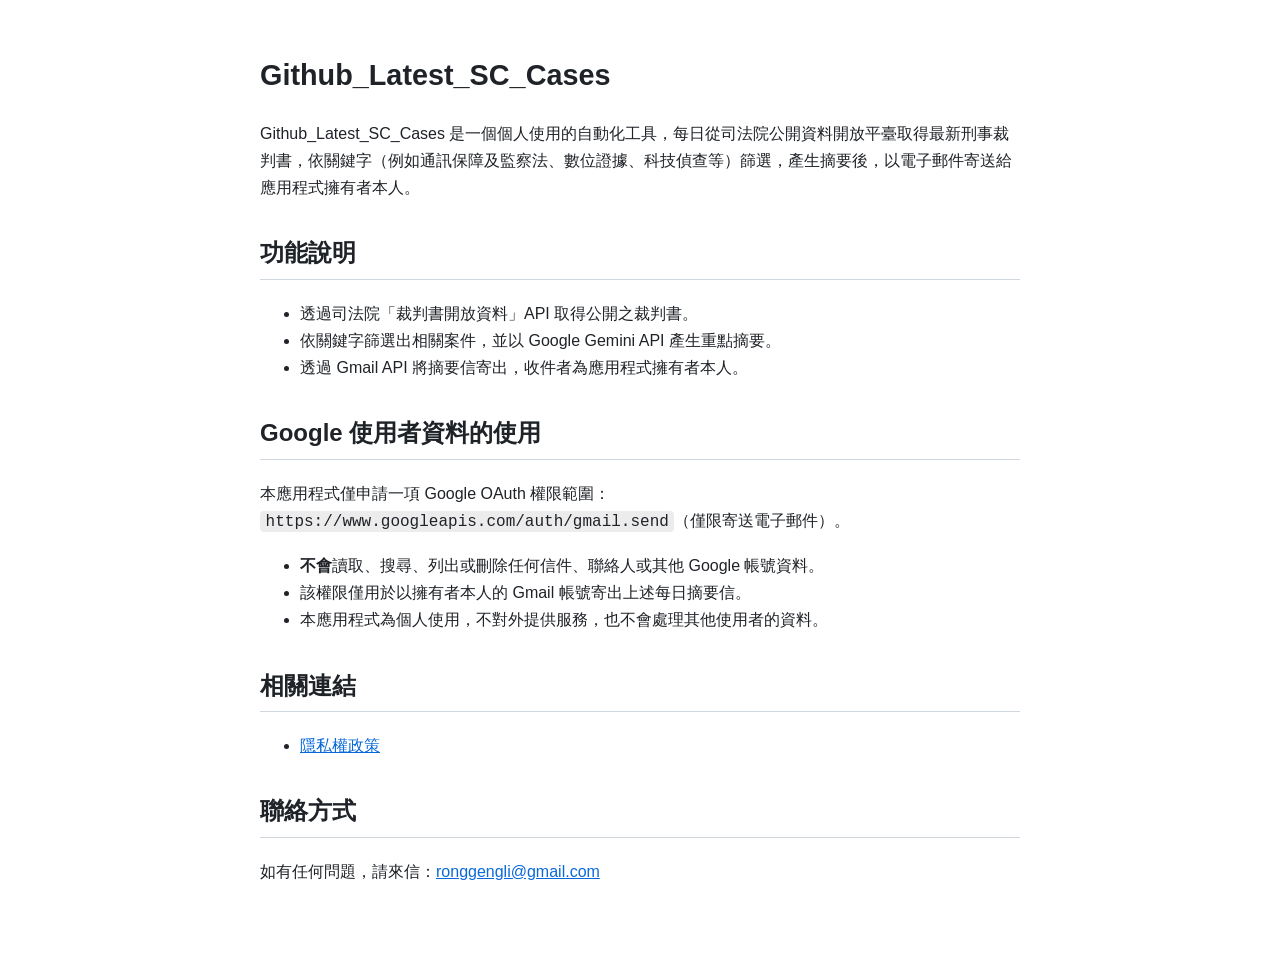
<file: index.html>
<!doctype html>
<html lang="zh-Hant">
<head>
<meta charset="utf-8">
<meta name="viewport" content="width=device-width,initial-scale=1">
<title>Github_Latest_SC_Cases</title>
<meta name="description" content="Github_Latest_SC_Cases：自動整理司法院公開裁判書，並以 Gmail API 寄送每日摘要信給應用程式擁有者本人。">
<link rel="stylesheet" href="style.css">
</head>
<body>
<main>
<h1>Github_Latest_SC_Cases</h1>
<p>Github_Latest_SC_Cases 是一個個人使用的自動化工具，每日從司法院公開資料開放平臺取得最新刑事裁判書，依關鍵字（例如通訊保障及監察法、數位證據、科技偵查等）篩選，產生摘要後，以電子郵件寄送給應用程式擁有者本人。</p>

<h2>功能說明</h2>
<ul>
<li>透過司法院「裁判書開放資料」API 取得公開之裁判書。</li>
<li>依關鍵字篩選出相關案件，並以 Google Gemini API 產生重點摘要。</li>
<li>透過 Gmail API 將摘要信寄出，收件者為應用程式擁有者本人。</li>
</ul>

<h2>Google 使用者資料的使用</h2>
<p>本應用程式僅申請一項 Google OAuth 權限範圍：<code>https://www.googleapis.com/auth/gmail.send</code>（僅限寄送電子郵件）。</p>
<ul>
<li><strong>不會</strong>讀取、搜尋、列出或刪除任何信件、聯絡人或其他 Google 帳號資料。</li>
<li>該權限僅用於以擁有者本人的 Gmail 帳號寄出上述每日摘要信。</li>
<li>本應用程式為個人使用，不對外提供服務，也不會處理其他使用者的資料。</li>
</ul>

<h2>相關連結</h2>
<ul>
<li><a href="privacy.html">隱私權政策</a></li>
</ul>

<h2>聯絡方式</h2>
<p>如有任何問題，請來信：<a href="mailto:ronggengli@gmail.com">ronggengli@gmail.com</a></p>
</main>
</body>
</html>
</file>
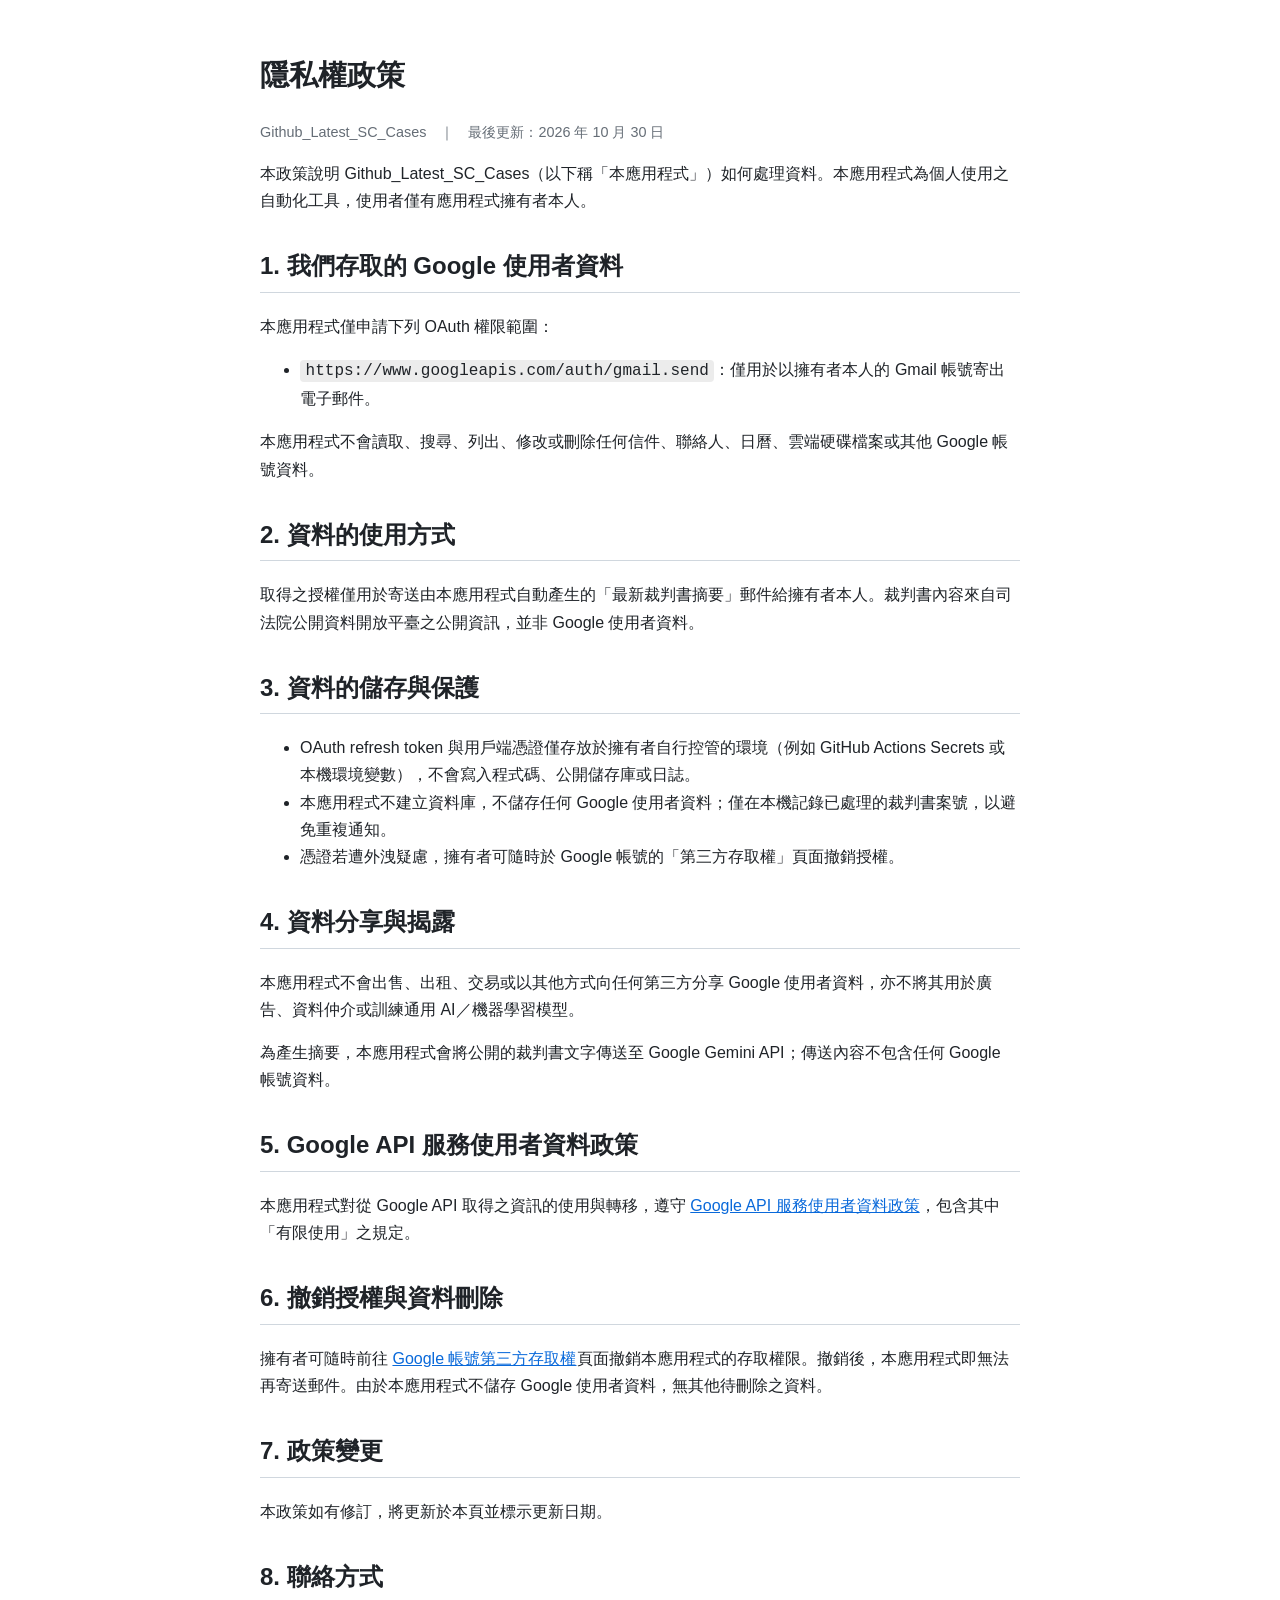
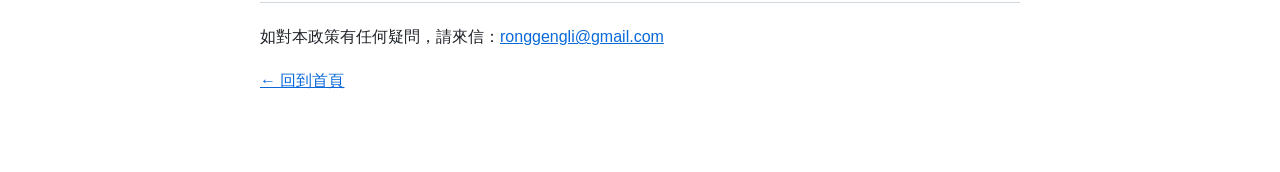
<file: privacy.html>
<!doctype html>
<html lang="zh-Hant">
<head>
<meta charset="utf-8">
<meta name="viewport" content="width=device-width,initial-scale=1">
<title>隱私權政策 - Github_Latest_SC_Cases</title>
<link rel="stylesheet" href="style.css">
</head>
<body>
<main>
<h1>隱私權政策</h1>
<p class="muted">Github_Latest_SC_Cases　｜　最後更新：2026 年 10 月 30 日</p>

<p>本政策說明 Github_Latest_SC_Cases（以下稱「本應用程式」）如何處理資料。本應用程式為個人使用之自動化工具，使用者僅有應用程式擁有者本人。</p>

<h2>1. 我們存取的 Google 使用者資料</h2>
<p>本應用程式僅申請下列 OAuth 權限範圍：</p>
<ul><li><code>https://www.googleapis.com/auth/gmail.send</code>：僅用於以擁有者本人的 Gmail 帳號寄出電子郵件。</li></ul>
<p>本應用程式不會讀取、搜尋、列出、修改或刪除任何信件、聯絡人、日曆、雲端硬碟檔案或其他 Google 帳號資料。</p>

<h2>2. 資料的使用方式</h2>
<p>取得之授權僅用於寄送由本應用程式自動產生的「最新裁判書摘要」郵件給擁有者本人。裁判書內容來自司法院公開資料開放平臺之公開資訊，並非 Google 使用者資料。</p>

<h2>3. 資料的儲存與保護</h2>
<ul>
<li>OAuth refresh token 與用戶端憑證僅存放於擁有者自行控管的環境（例如 GitHub Actions Secrets 或本機環境變數），不會寫入程式碼、公開儲存庫或日誌。</li>
<li>本應用程式不建立資料庫，不儲存任何 Google 使用者資料；僅在本機記錄已處理的裁判書案號，以避免重複通知。</li>
<li>憑證若遭外洩疑慮，擁有者可隨時於 Google 帳號的「第三方存取權」頁面撤銷授權。</li>
</ul>

<h2>4. 資料分享與揭露</h2>
<p>本應用程式不會出售、出租、交易或以其他方式向任何第三方分享 Google 使用者資料，亦不將其用於廣告、資料仲介或訓練通用 AI／機器學習模型。</p>
<p>為產生摘要，本應用程式會將公開的裁判書文字傳送至 Google Gemini API；傳送內容不包含任何 Google 帳號資料。</p>

<h2>5. Google API 服務使用者資料政策</h2>
<p>本應用程式對從 Google API 取得之資訊的使用與轉移，遵守 <a href="https://developers.google.com/terms/api-services-user-data-policy">Google API 服務使用者資料政策</a>，包含其中「有限使用」之規定。</p>

<h2>6. 撤銷授權與資料刪除</h2>
<p>擁有者可隨時前往 <a href="https://myaccount.google.com/permissions">Google 帳號第三方存取權</a>頁面撤銷本應用程式的存取權限。撤銷後，本應用程式即無法再寄送郵件。由於本應用程式不儲存 Google 使用者資料，無其他待刪除之資料。</p>

<h2>7. 政策變更</h2>
<p>本政策如有修訂，將更新於本頁並標示更新日期。</p>

<h2>8. 聯絡方式</h2>
<p>如對本政策有任何疑問，請來信：<a href="mailto:ronggengli@gmail.com">ronggengli@gmail.com</a></p>

<p><a href="./">← 回到首頁</a></p>
</main>
</body>
</html>
</file>
<file: style.css>
:root{--bg:#fff;--fg:#1f2328;--muted:#656d76;--link:#0969da;--border:#d0d7de}
@media (prefers-color-scheme:dark){:root{--bg:#0d1117;--fg:#e6edf3;--muted:#8d96a0;--link:#4493f8;--border:#30363d}}
body{margin:0;background:var(--bg);color:var(--fg);font:16px/1.7 -apple-system,"Noto Sans TC","Microsoft JhengHei",sans-serif}
main{max-width:760px;margin:0 auto;padding:32px 16px 64px}
h1{font-size:1.8rem}h2{margin-top:2rem;padding-bottom:.3rem;border-bottom:1px solid var(--border)}
a{color:var(--link)}.muted{color:var(--muted);font-size:.9rem}
code{background:rgba(127,127,127,.15);padding:.1em .35em;border-radius:4px}
</file>
